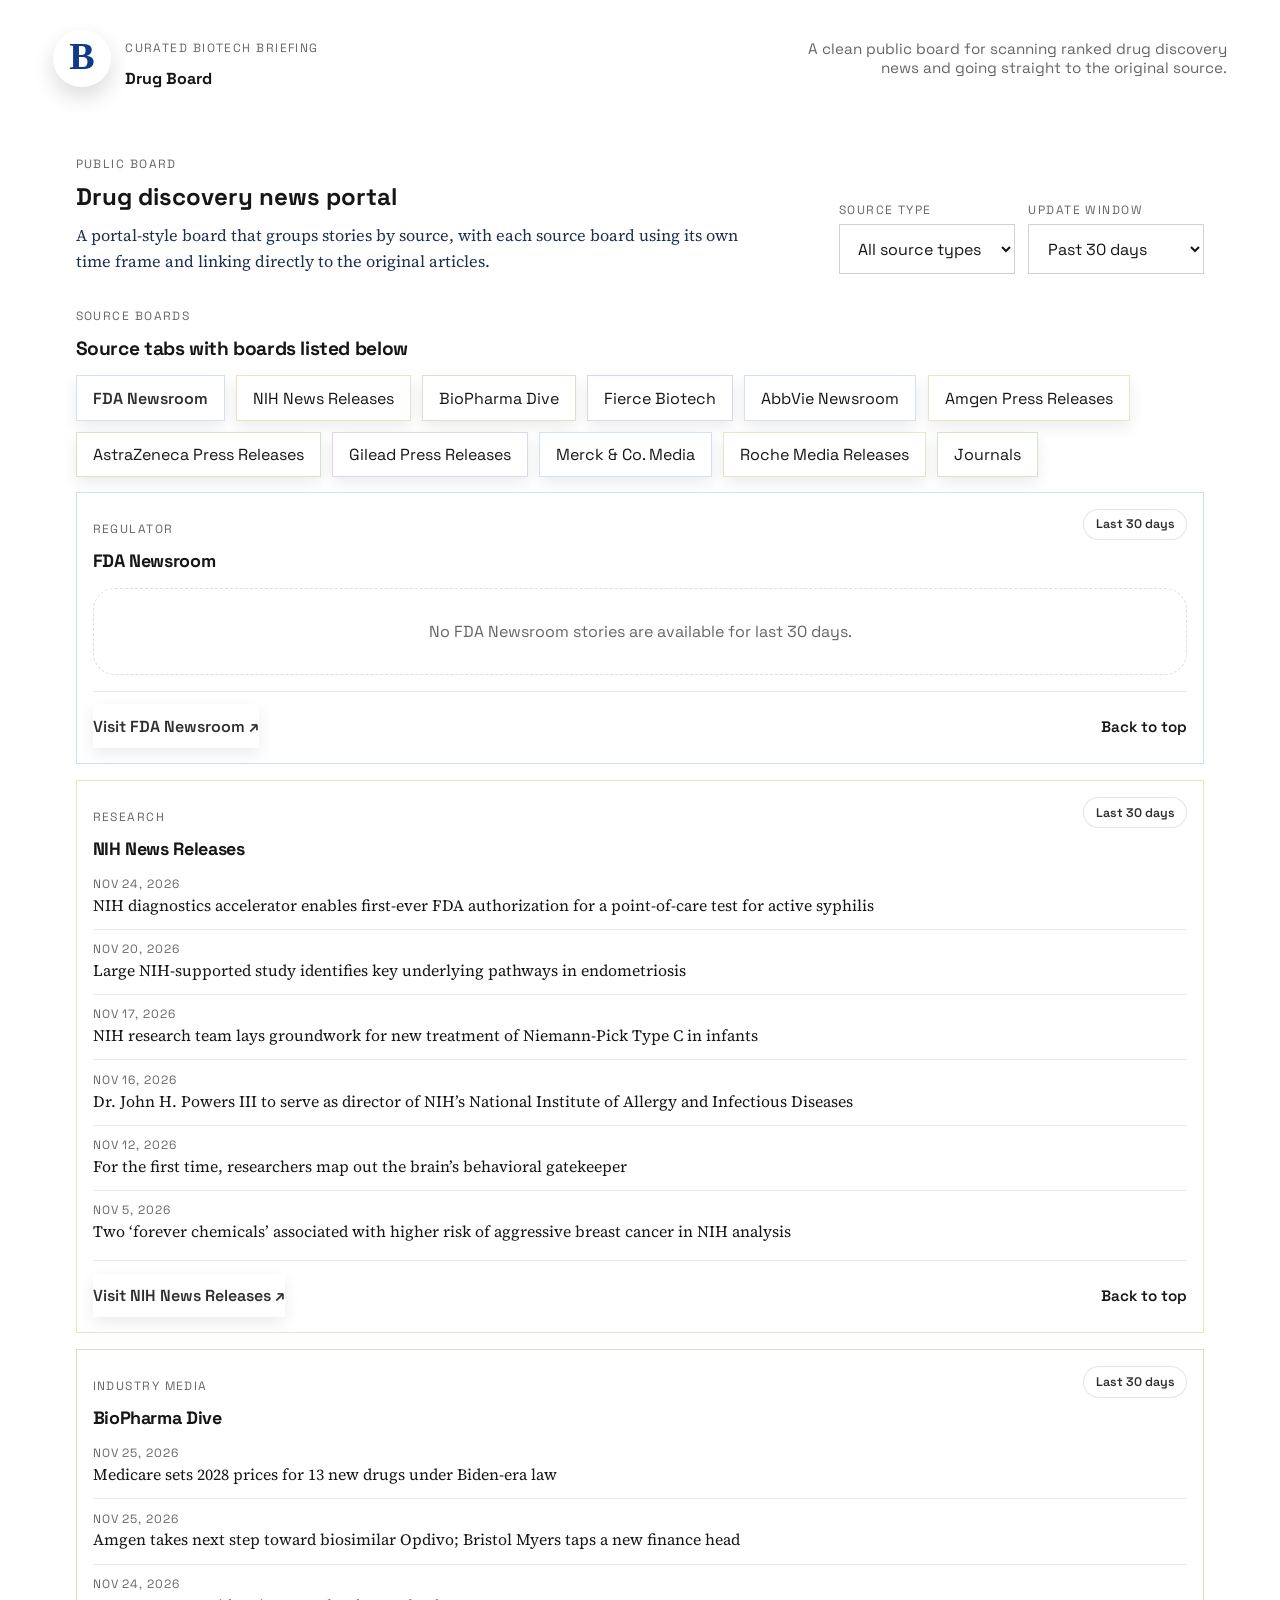
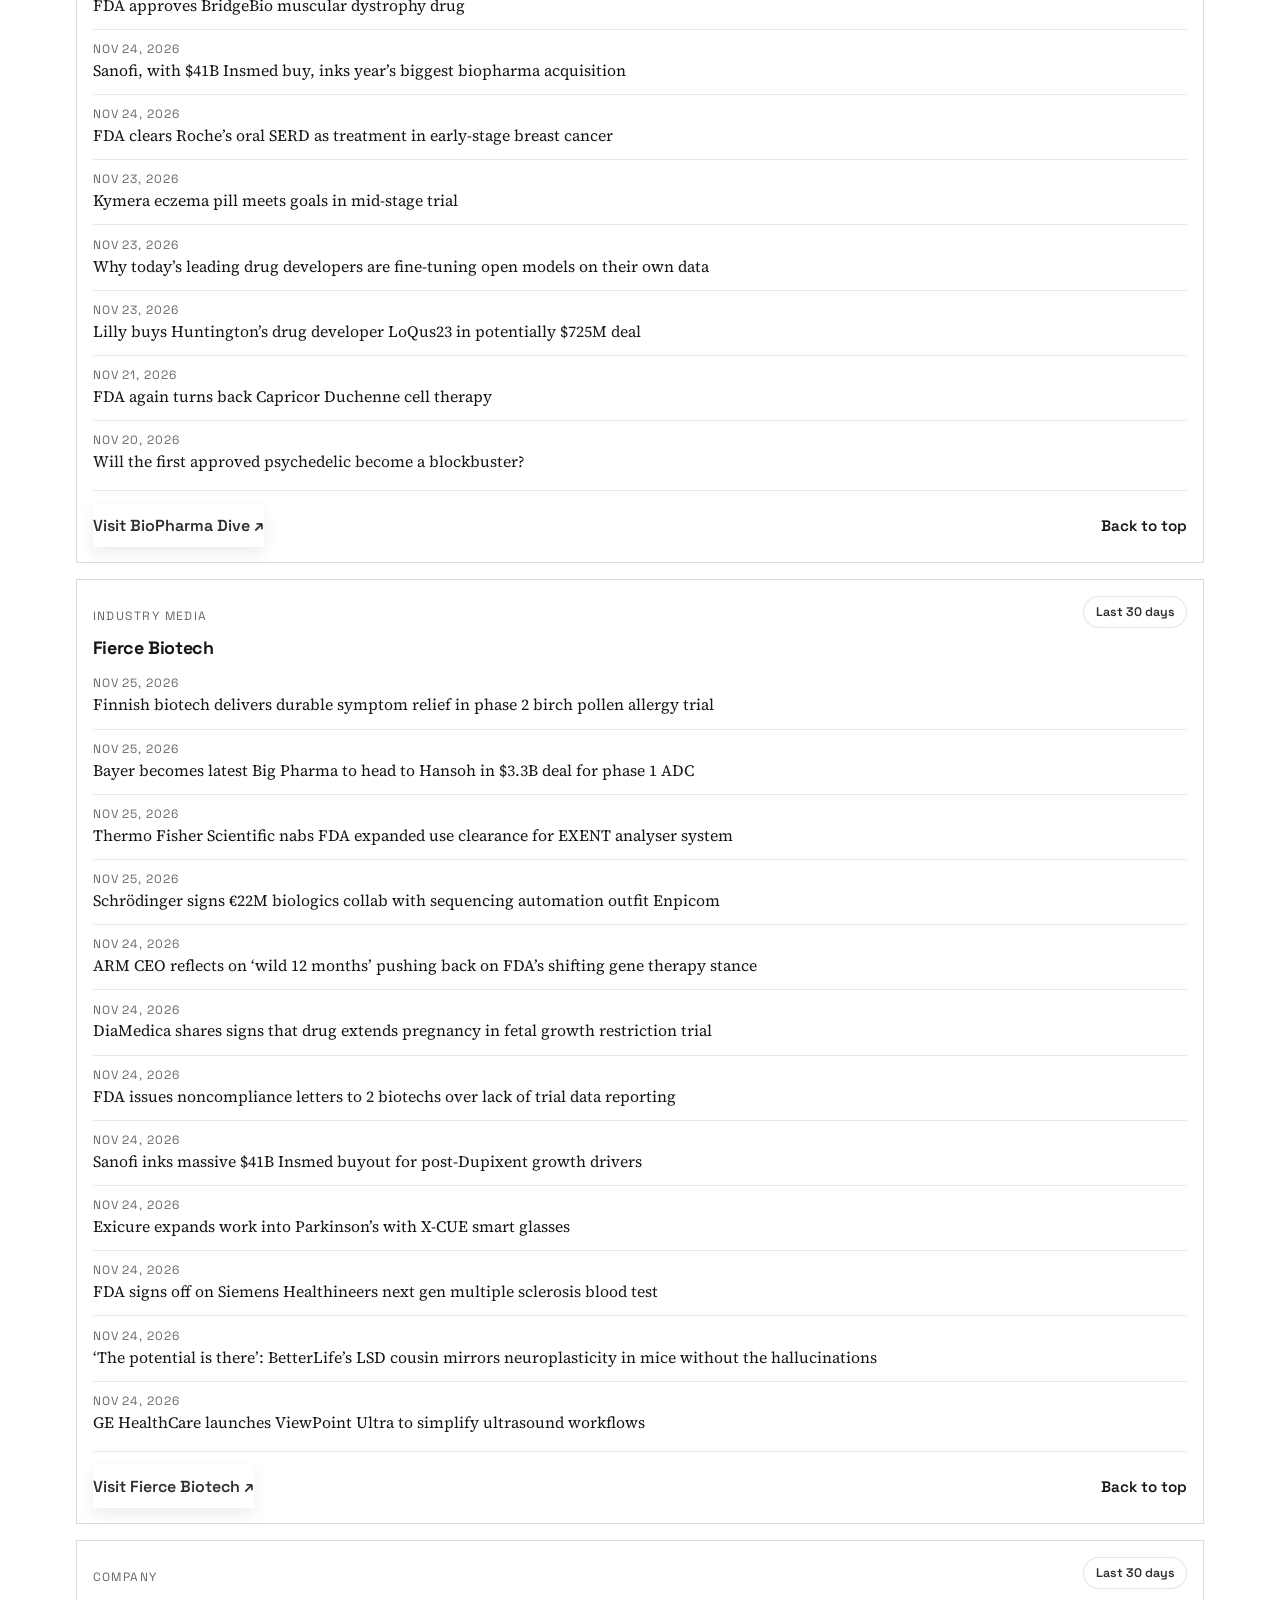
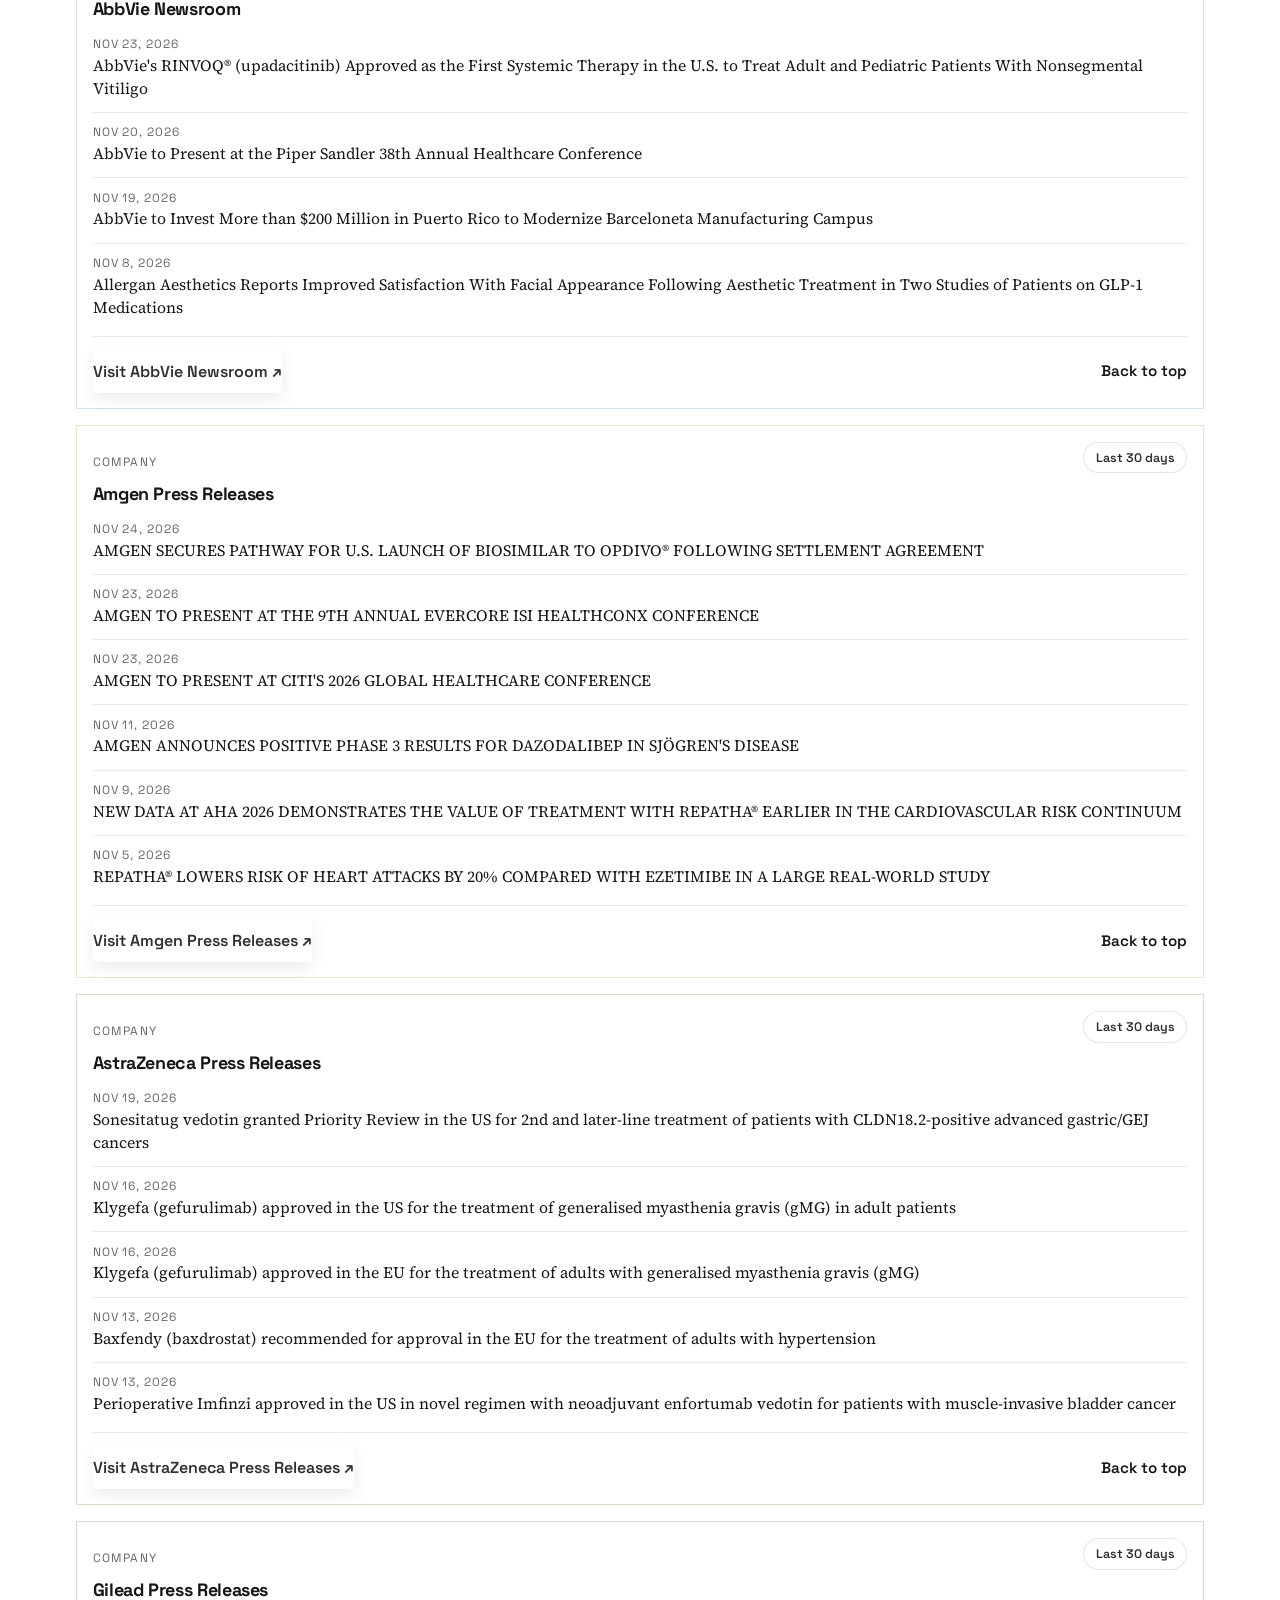
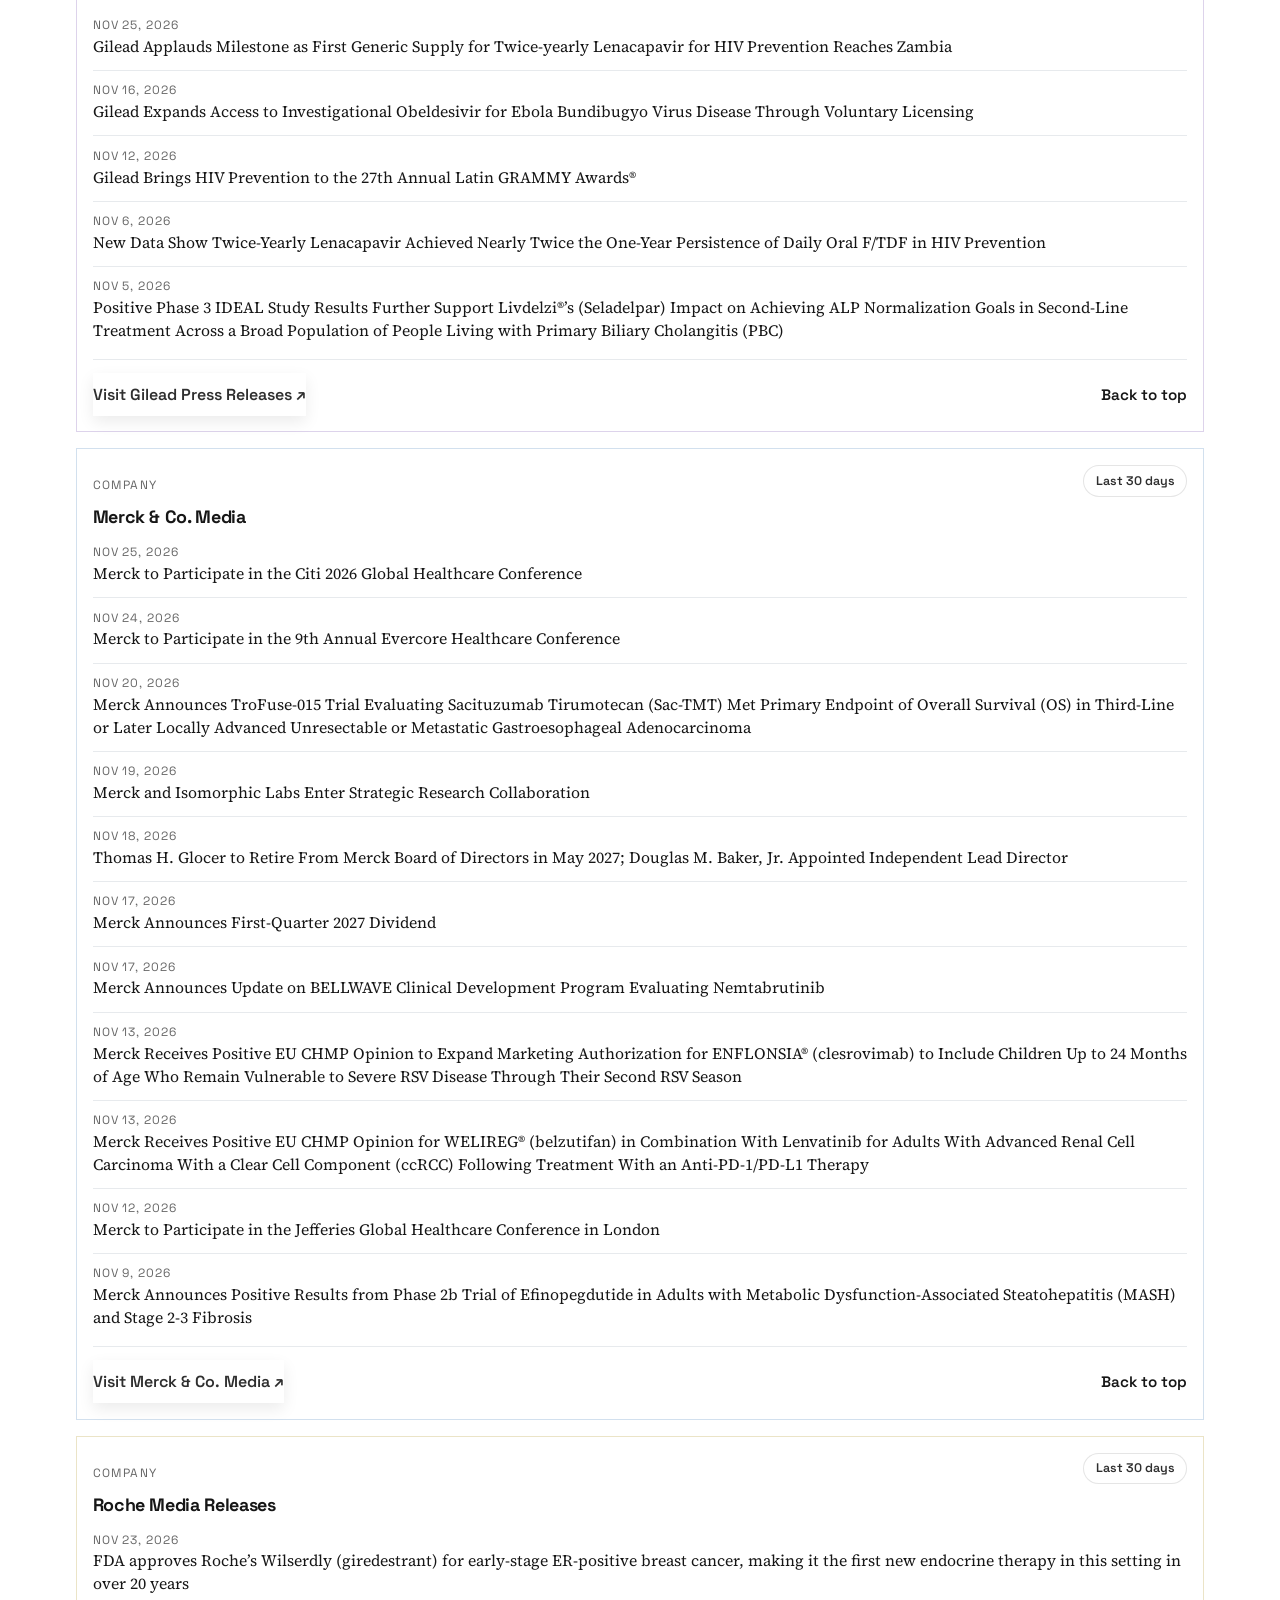
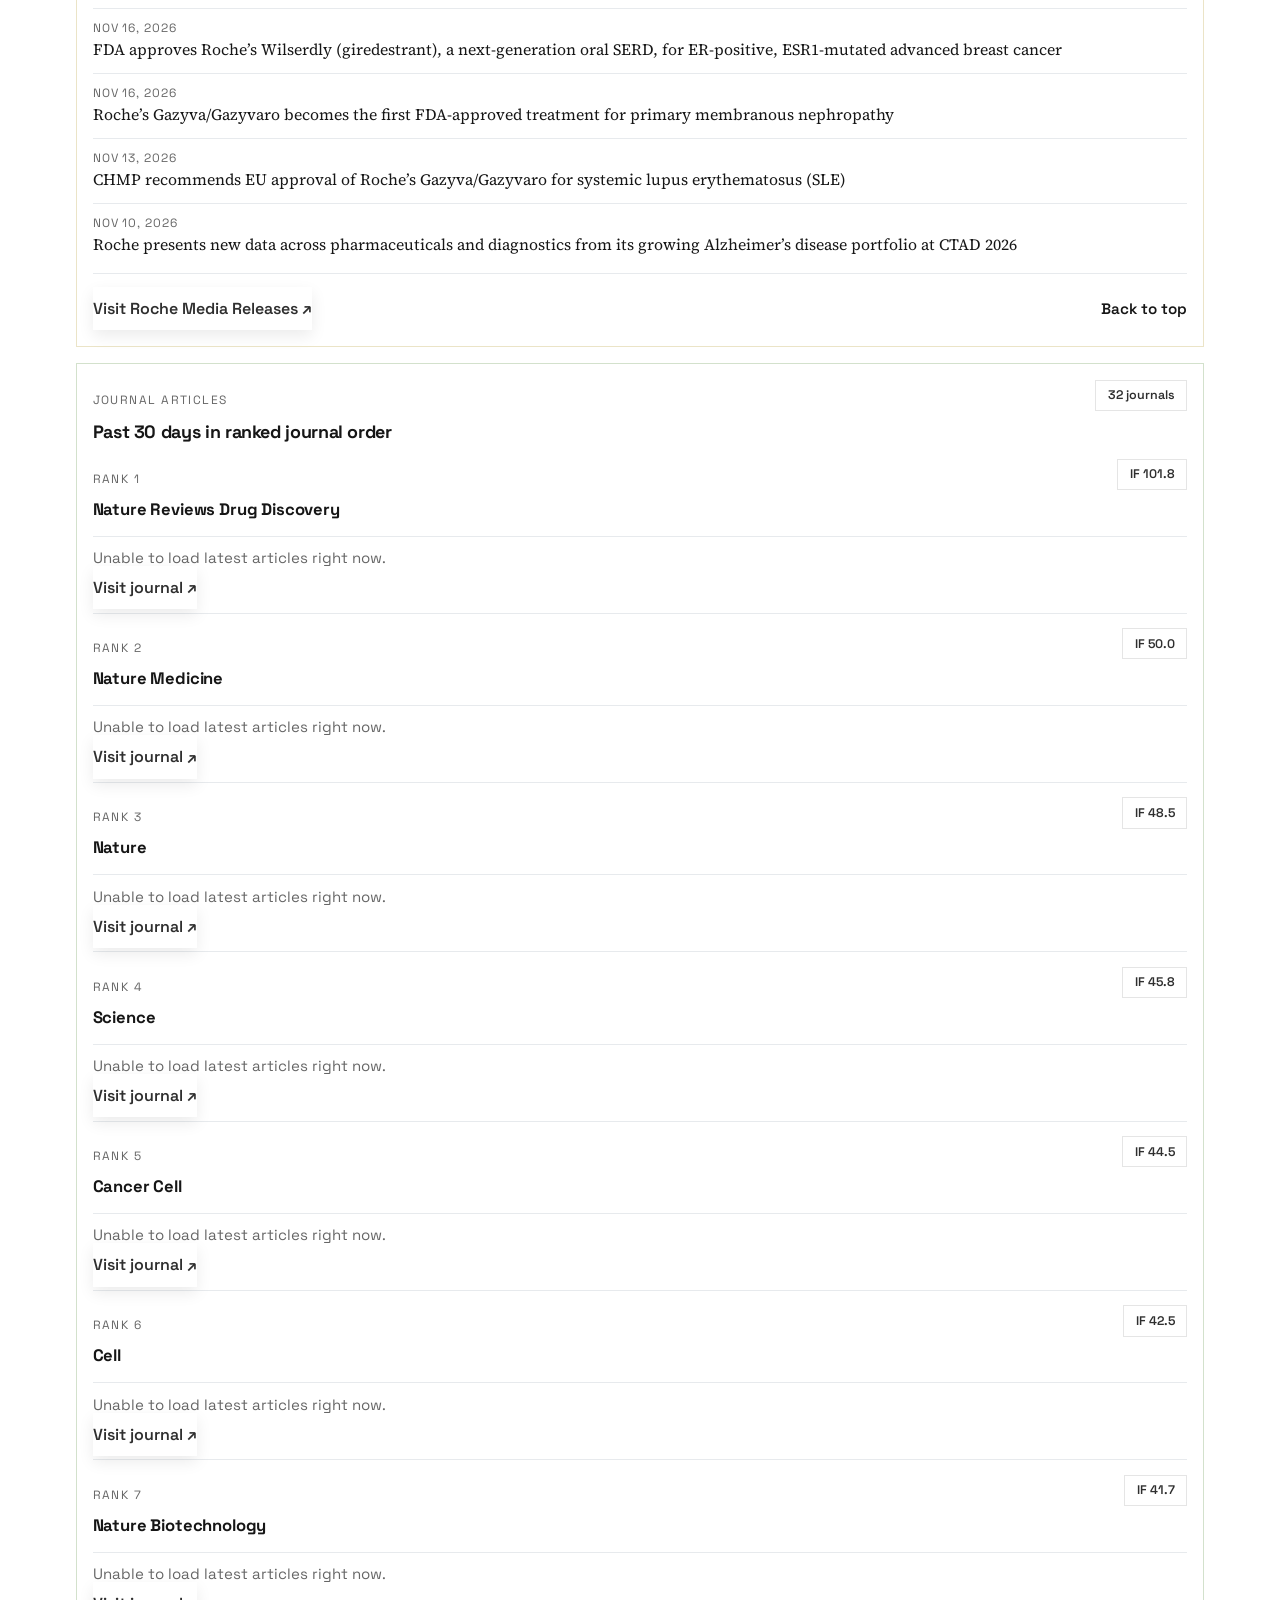
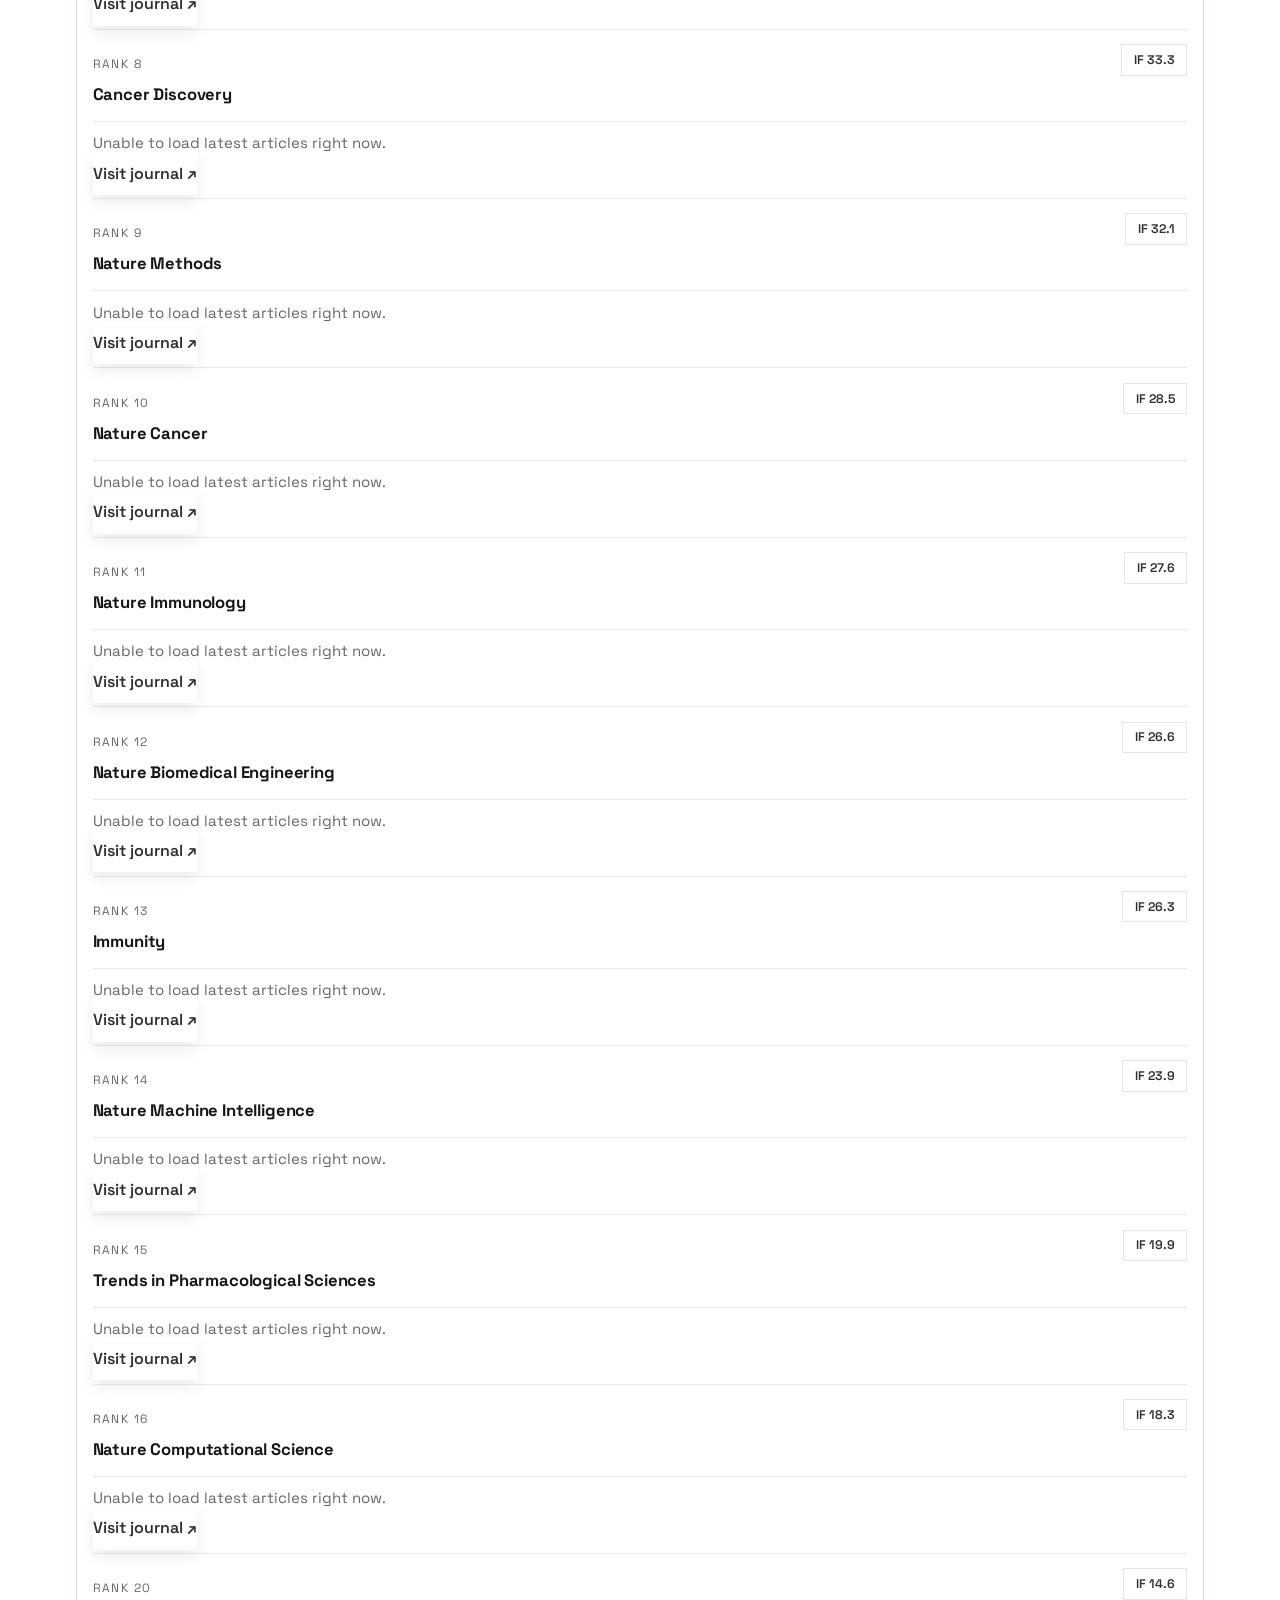
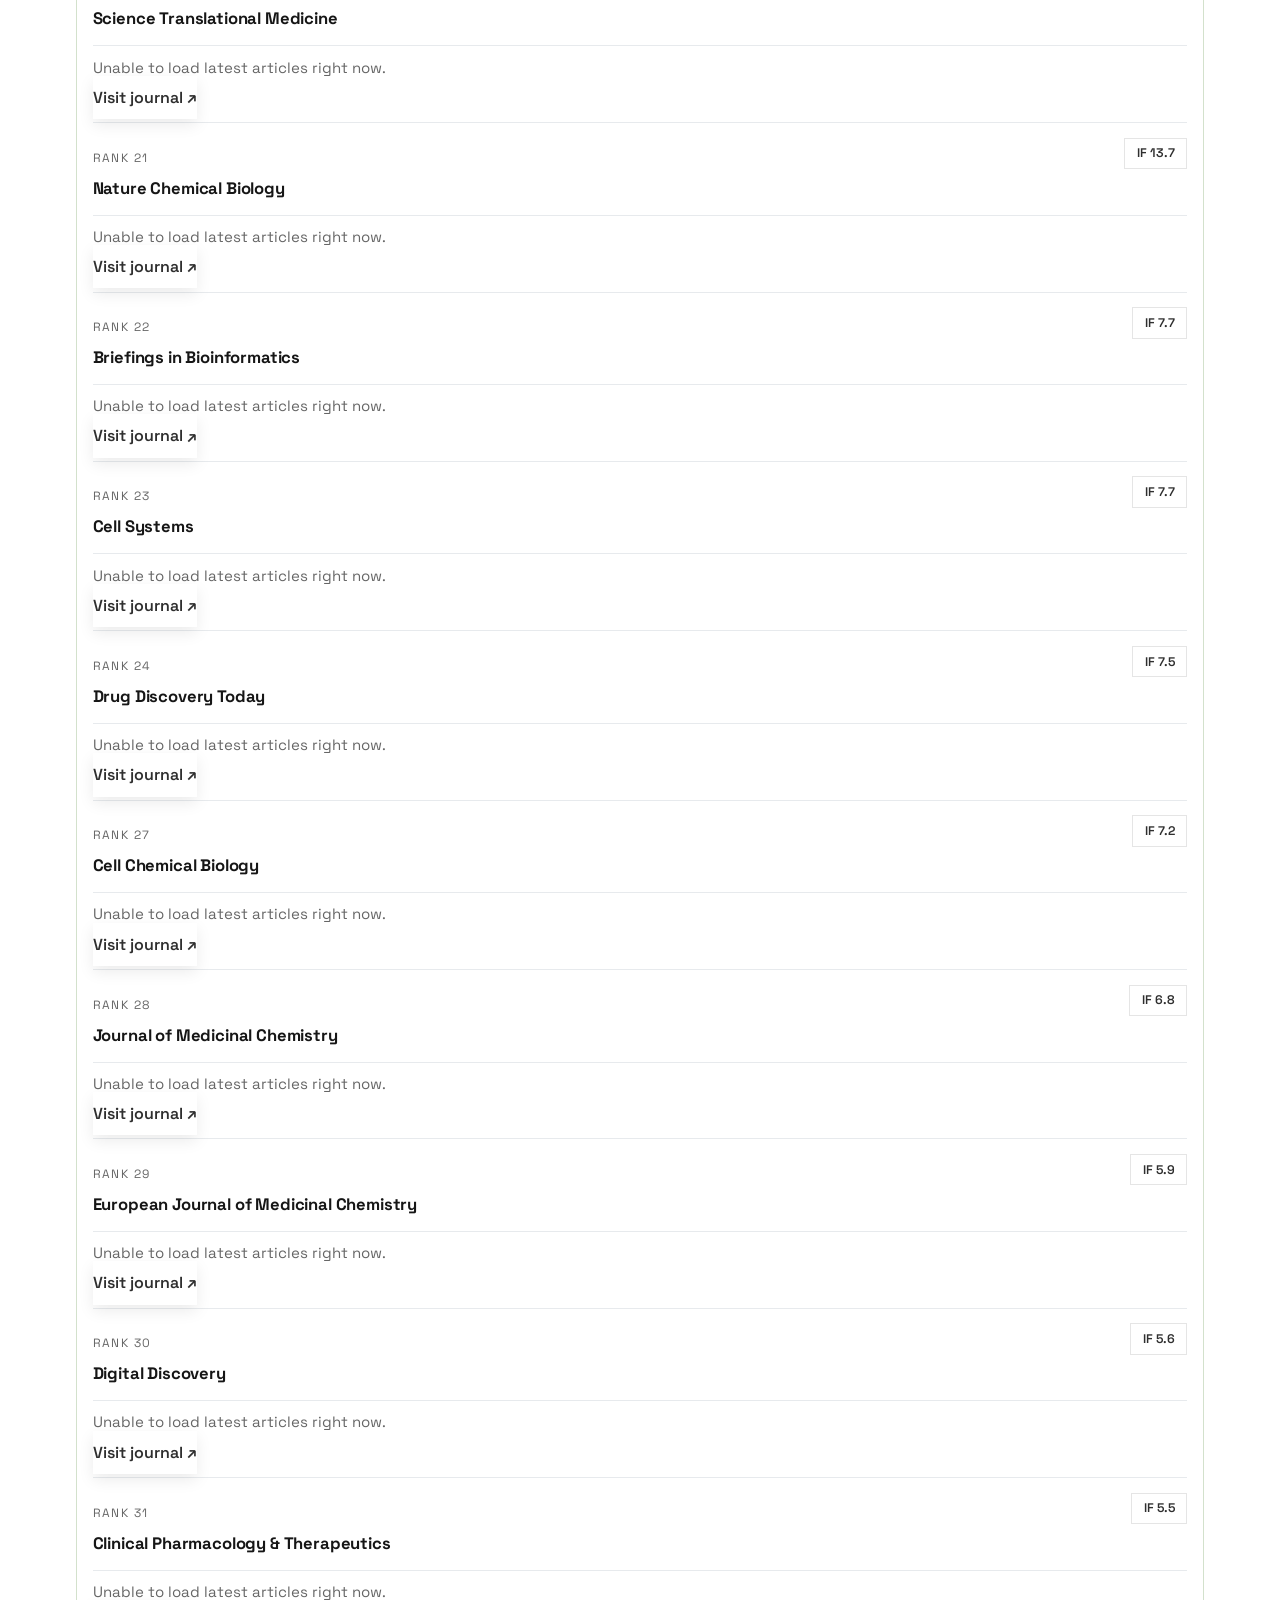
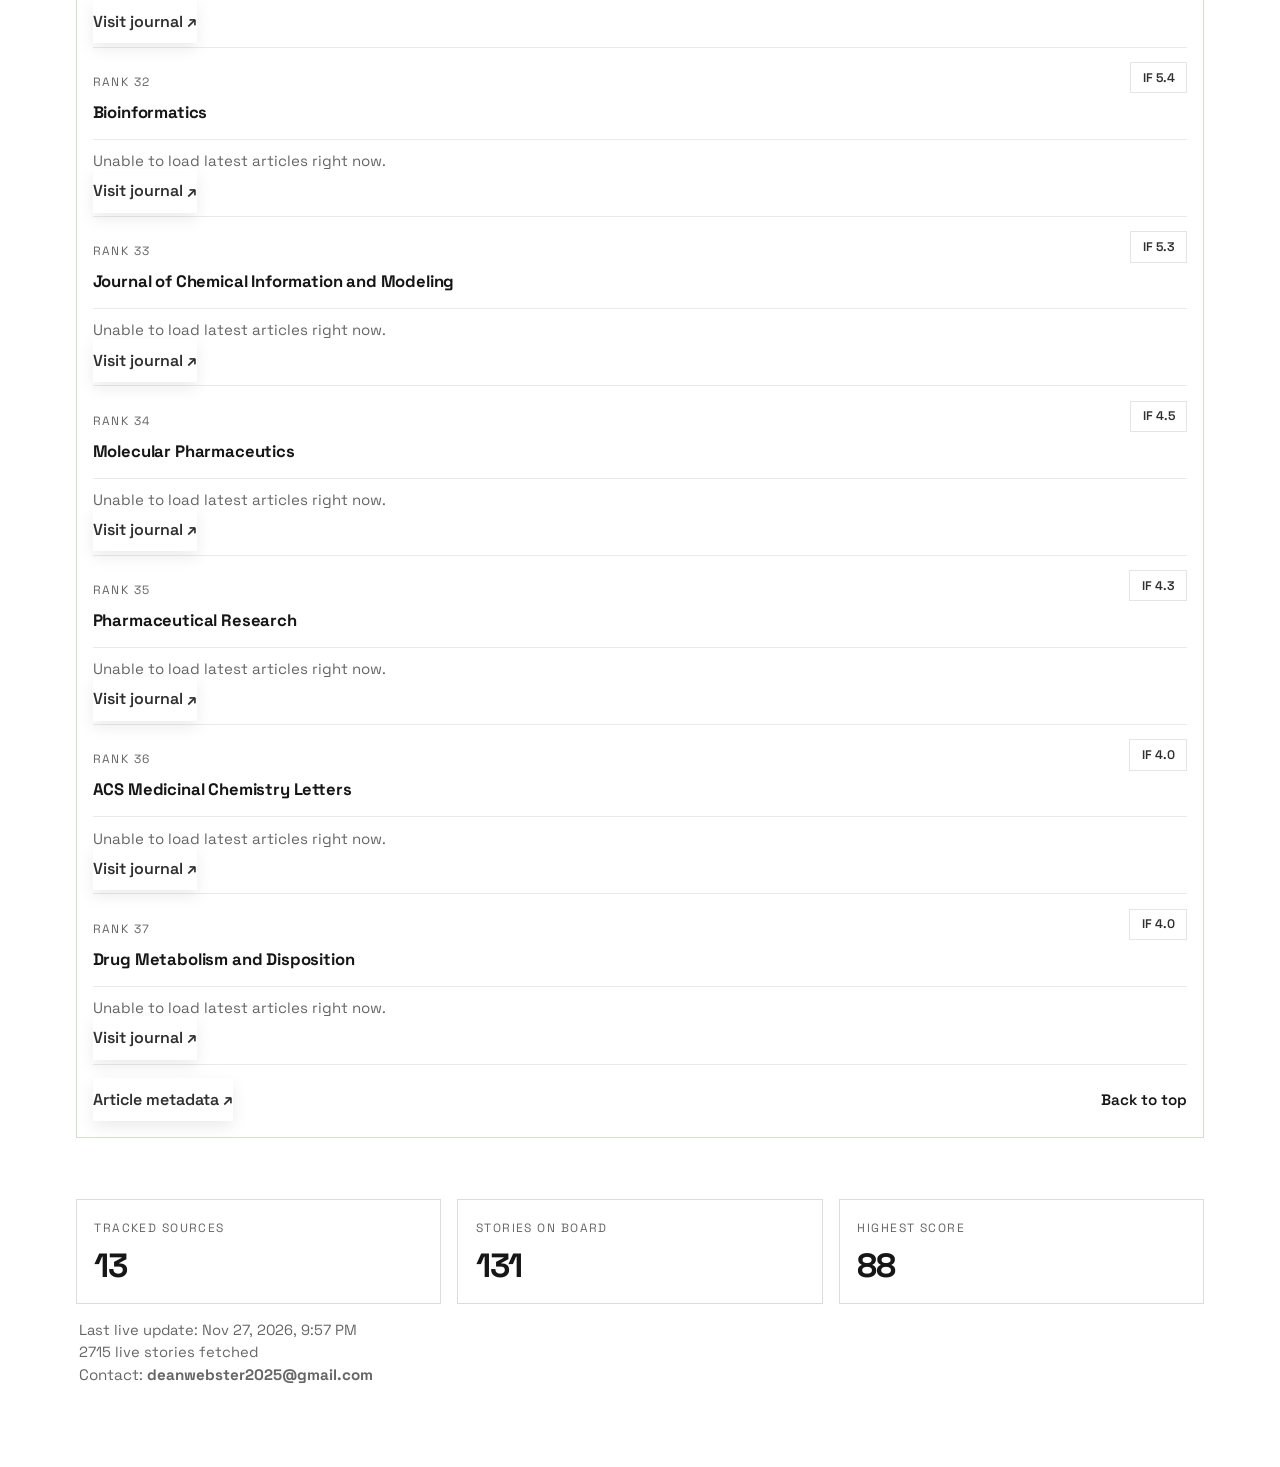
<file: board.html>
﻿<!DOCTYPE html>
<html lang="en">
<head>
  <meta charset="UTF-8">
  <meta name="viewport" content="width=device-width, initial-scale=1.0">
  <title>Drug Board | News Board</title>
  <link rel="icon" type="image/svg+xml" href="assets/favicon-b.svg">
  <link rel="preconnect" href="https://fonts.googleapis.com">
  <link rel="preconnect" href="https://fonts.gstatic.com" crossorigin>
  <link href="https://fonts.googleapis.com/css2?family=Space+Grotesk:wght@400;500;700&family=Source+Serif+4:wght@400;600&display=swap" rel="stylesheet">
  <link rel="stylesheet" href="styles.css?v=20260603-journal-tab-board">
</head>
<body data-page="board">
  <div class="background-orb orb-a"></div>
  <div class="background-orb orb-b"></div>

  <main class="app-shell">
    <header class="masthead">
      <div class="masthead-primary">
        <div class="brand-lockup">
          <div class="brand-mark">
            <img src="assets/logo-b.svg" alt="Drug Board logo">
          </div>
          <div>
            <p class="eyebrow">Curated biotech briefing</p>
            <p class="brand-name">Drug Board</p>
          </div>
        </div>

      </div>
      <div class="masthead-note">A clean public board for scanning ranked drug discovery news and going straight to the original source.</div>
    </header>

    <section class="panel board-panel">
      <div class="panel-heading board-heading">
        <div>
          <p class="section-label">Public board</p>
          <h2>Drug discovery news portal</h2>
          <p class="board-intro">
            A portal-style board that groups stories by source, with each source board using its own time frame and linking directly to the original articles.
          </p>
        </div>

        <div class="controls">
          <label class="control">
            <span>Source type</span>
            <select id="source-filter">
              <option value="all">All source types</option>
            </select>
          </label>
          <label class="control">
            <span>Update window</span>
            <select id="update-window">
              <option value="all">All dates</option>
              <option value="1">Yesterday only</option>
              <option value="3">Past 3 days</option>
              <option value="7">Past 7 days</option>
              <option value="30" selected>Past 30 days</option>
            </select>
          </label>
        </div>
      </div>

      <div class="portal-shell">
        <section class="portal-sources">
          <div class="portal-section-head">
            <p class="section-label">Source boards</p>
            <h3>Source tabs with boards listed below</h3>
          </div>
          <div class="portal-tabs" id="portal-tabs"></div>
          <div class="portal-tab-panels" id="portal-tab-panels"></div>
        </section>
      </div>
    </section>

    <section class="panel summary-panel">
      <div class="hero-metrics" id="hero-metrics">
        <article>
          <span class="metric-label">Tracked sources</span>
          <strong id="source-count">0</strong>
        </article>
        <article>
          <span class="metric-label">Stories on board</span>
          <strong id="story-count">0</strong>
        </article>
        <article>
          <span class="metric-label">Highest score</span>
          <strong id="top-score">0</strong>
        </article>
      </div>
      <div class="update-status-bar">
        <div class="update-status-copy">
          <span id="last-updated-label">Last live update: not available yet</span>
          <span id="update-item-count"></span>
          <span class="board-contact">Contact: <a href="mailto:deanwebster2025@gmail.com">deanwebster2025@gmail.com</a></span>
        </div>
      </div>
    </section>
  </main>

  <template id="portal-source-tab-template">
    <button class="portal-tab-button" type="button"></button>
  </template>

  <template id="portal-source-panel-template">
    <article class="portal-source-panel">
      <div class="portal-source-board-head">
        <div>
          <p class="section-label portal-source-type"></p>
          <h3 class="portal-source-name"></h3>
        </div>
        <span class="portal-window-badge"></span>
      </div>
      <ul class="portal-story-list"></ul>
      <div class="portal-board-footer">
        <a class="source-link portal-board-link" target="_blank" rel="noreferrer">Visit source</a>
        <button class="portal-back-top-button" type="button">Back to top</button>
      </div>
    </article>
  </template>

  <script src="app.js?v=20260615-four-group-single-journal-tab" defer></script>
</body>
</html>
</file>
<file: styles.css>
﻿:root {
  --bg: #d8d8d8;
  --bg-alt: #eeeeee;
  --ink: #161616;
  --muted: #666666;
  --panel: rgba(242, 242, 242, 0.88);
  --line: rgba(22, 22, 22, 0.14);
  --accent: #2f2f2f;
  --accent-soft: rgba(47, 47, 47, 0.12);
  --warm: #3a3a3a;
  --shadow: 0 24px 60px rgba(0, 0, 0, 0.14);
}

* {
  box-sizing: border-box;
}

html {
  scroll-behavior: smooth;
}

body {
  margin: 0;
  min-height: 100vh;
  color: var(--ink);
  background:
    radial-gradient(circle at top left, rgba(120, 120, 120, 0.16), transparent 30%),
    linear-gradient(180deg, #f1f1f1 0%, #e3e3e3 45%, #d6d6d6 100%);
  font-family: "Space Grotesk", sans-serif;
  position: relative;
  overflow-x: hidden;
}

.background-orb {
  position: fixed;
  width: 34rem;
  height: 34rem;
  border-radius: 999px;
  filter: blur(48px);
  opacity: 0.55;
  pointer-events: none;
  z-index: 0;
}

.orb-a {
  top: -10rem;
  right: -10rem;
  background: rgba(110, 110, 110, 0.18);
}

.orb-b {
  left: -8rem;
  bottom: -10rem;
  background: rgba(90, 90, 90, 0.16);
}

.app-shell {
  width: min(1180px, calc(100% - 2rem));
  margin: 0 auto;
  padding: 1.4rem 0 4rem;
  position: relative;
  z-index: 1;
}

.masthead {
  display: flex;
  align-items: center;
  justify-content: space-between;
  gap: 1rem;
  margin-bottom: 1rem;
  padding: 0.35rem 0.2rem;
}

.masthead-primary {
  display: flex;
  align-items: center;
  gap: 1rem;
  flex-wrap: wrap;
}

.brand-lockup {
  display: flex;
  align-items: center;
  gap: 0.9rem;
}

.brand-mark {
  width: 3.6rem;
  height: 3.6rem;
  display: grid;
  place-items: center;
  border-radius: 999px;
  box-shadow: 0 14px 28px rgba(0, 0, 0, 0.12);
  overflow: hidden;
}

.brand-mark img {
  width: 100%;
  height: 100%;
  display: block;
}

.brand-name {
  margin: 0.2rem 0 0;
  font-size: 1rem;
  font-weight: 700;
  color: var(--ink);
}

.page-switcher {
  display: flex;
  gap: 0.65rem;
  flex-wrap: wrap;
}

.public-board-badge {
  display: inline-flex;
  align-items: center;
  padding: 0.72rem 1rem;
  border-radius: 999px;
  border: 1px solid rgba(40, 40, 40, 0.16);
  background: rgba(255, 255, 255, 0.7);
  color: var(--accent);
  font-size: 0.92rem;
  font-weight: 600;
}

.page-link {
  display: inline-flex;
  align-items: center;
  padding: 0.7rem 0.95rem;
  border-radius: 999px;
  border: 1px solid rgba(40, 40, 40, 0.16);
  background: rgba(255, 255, 255, 0.7);
  color: var(--ink);
  text-decoration: none;
  font-size: 0.92rem;
  transition: transform 160ms ease, background 160ms ease, border-color 160ms ease;
}

.page-link:hover {
  transform: translateY(-1px);
  color: var(--accent);
}

.page-link.active {
  background: rgba(47, 47, 47, 0.1);
  border-color: rgba(47, 47, 47, 0.18);
  color: var(--accent);
  font-weight: 600;
}

.masthead-note {
  max-width: 28rem;
  text-align: right;
  color: var(--muted);
  font-size: 0.95rem;
}

.panel {
  border: 1px solid var(--line);
  background: linear-gradient(180deg, rgba(248, 248, 248, 0.95), rgba(233, 233, 233, 0.88));
  backdrop-filter: blur(18px);
  box-shadow: var(--shadow);
}

.eyebrow,
.section-label,
.metric-label,
.news-meta,
.score-breakdown,
.control span {
  text-transform: uppercase;
  letter-spacing: 0.12em;
  font-size: 0.75rem;
  color: var(--muted);
}

.panel h2,
.sidebar-card h3,
.news-headline {
  margin: 0;
  line-height: 1.05;
}

.strategy-grid p,
.sidebar-card p,
.news-summary {
  font-family: "Source Serif 4", serif;
  font-size: 1.08rem;
  line-height: 1.65;
  color: #2b2b2b;
}

.hero-metrics {
  display: grid;
  grid-template-columns: repeat(3, minmax(0, 1fr));
  gap: 1rem;
}

.hero-metrics article,
.strategy-grid article,
.sidebar-card,
.news-card {
  border: 1px solid rgba(40, 40, 40, 0.16);
  background: rgba(255, 255, 255, 0.66);
}

.hero-metrics article {
  border-radius: 0;
  padding: 1rem 1.1rem;
}

.hero-metrics strong {
  display: block;
  margin-top: 0.4rem;
  font-size: 2.1rem;
  letter-spacing: -0.03em;
}

.panel {
  margin-top: 1.5rem;
  border-radius: 28px;
  padding: 1.6rem;
  animation: rise-in 0.7s ease-out both;
  animation-delay: 0.08s;
}

.summary-panel {
  padding-top: 1.2rem;
  padding-bottom: 1.2rem;
}

.update-status-bar {
  display: flex;
  justify-content: space-between;
  gap: 1rem;
  margin-top: 1rem;
  padding: 0.1rem 0.2rem 0;
  color: var(--muted);
  font-size: 0.92rem;
}

.update-status-copy {
  display: grid;
  gap: 0.25rem;
}

.update-status-actions {
  display: flex;
  align-items: center;
  justify-content: flex-end;
  flex-wrap: wrap;
  gap: 0.8rem;
}

.update-now-button {
  min-width: 8.5rem;
}

.update-now-button:disabled {
  cursor: wait;
  opacity: 0.72;
  transform: none;
}

.update-now-status {
  margin: 0;
  min-height: 0;
  text-align: right;
}

.panel-heading,
.board-heading {
  display: flex;
  align-items: end;
  justify-content: space-between;
  gap: 1rem;
}

.strategy-grid {
  margin-top: 1rem;
  display: grid;
  grid-template-columns: repeat(3, minmax(0, 1fr));
  gap: 1rem;
}

.board-intro {
  max-width: 42rem;
  margin: 0.8rem 0 0;
  font-family: "Source Serif 4", serif;
  font-size: 1.02rem;
  line-height: 1.6;
  color: #1c304d;
}

.portal-shell {
  margin-top: 1.35rem;
  display: grid;
  gap: 1.1rem;
}

.portal-section-head h3 {
  margin: 0.15rem 0 0;
  font-size: 1.2rem;
  letter-spacing: -0.02em;
}

.portal-sources {
  display: grid;
  gap: 0.9rem;
}

.portal-tabs {
  display: flex;
  flex-wrap: wrap;
  gap: 0.7rem;
}

.portal-tab-button {
  display: inline-flex;
  align-items: center;
  padding: 0.7rem 1rem;
  border-radius: 0;
  border: 1px solid rgba(40, 40, 40, 0.16);
  background: linear-gradient(180deg, #edf6ff 0%, #dbeeff 100%);
  color: var(--ink);
  font: inherit;
  cursor: pointer;
  transition: transform 160ms ease, background 160ms ease, border-color 160ms ease;
  box-shadow: 0 6px 16px rgba(0, 0, 0, 0.08);
}

.portal-tab-button:hover {
  transform: translateY(-2px);
  color: var(--accent);
  box-shadow: 0 8px 18px rgba(0, 0, 0, 0.1);
}

.portal-tab-button.active {
  background: linear-gradient(180deg, #dcecff 0%, #c8e0ff 100%);
  border-color: rgba(92, 142, 196, 0.35);
  color: var(--accent);
  font-weight: 600;
}

.portal-tab-button:nth-child(4n + 1) {
  background: linear-gradient(180deg, #edf6ff 0%, #dbeeff 100%);
  border-color: rgba(148, 181, 214, 0.4);
}

.portal-tab-button:nth-child(4n + 2) {
  background: linear-gradient(180deg, #fff7dd 0%, #f9edbf 100%);
  border-color: rgba(208, 190, 122, 0.42);
}

.portal-tab-button:nth-child(4n + 3) {
  background: linear-gradient(180deg, #eef8e7 0%, #dbeccd 100%);
  border-color: rgba(151, 183, 133, 0.4);
}

.portal-tab-button:nth-child(4n + 4) {
  background: linear-gradient(180deg, #f7ecff 0%, #ead6fb 100%);
  border-color: rgba(175, 150, 208, 0.4);
}

.portal-tab-button:nth-child(4n + 2).active {
  background: linear-gradient(180deg, #fef0be 0%, #f4e29a 100%);
}

.portal-tab-button:nth-child(4n + 3).active {
  background: linear-gradient(180deg, #deefcf 0%, #c9dfb6 100%);
}

.portal-tab-button:nth-child(4n + 4).active {
  background: linear-gradient(180deg, #eddcff 0%, #dec3fb 100%);
}

.portal-tab-panels {
  display: grid;
  gap: 1rem;
}

.portal-source-panel {
  border: 1px solid rgba(40, 40, 40, 0.16);
  background: linear-gradient(180deg, #f7fbff 0%, #eef6ff 100%);
  border-radius: 0;
  padding: 1rem 1rem 0.95rem;
  box-shadow: 0 10px 24px rgba(0, 0, 0, 0.08);
}

.portal-source-panel:nth-child(4n + 1) {
  background: linear-gradient(180deg, #f7fbff 0%, #eef6ff 100%);
  border-color: rgba(148, 181, 214, 0.42);
}

.portal-source-panel:nth-child(4n + 2) {
  background: linear-gradient(180deg, #fffbee 0%, #fff3d6 100%);
  border-color: rgba(208, 190, 122, 0.42);
}

.portal-source-panel:nth-child(4n + 3) {
  background: linear-gradient(180deg, #f5fbef 0%, #e8f4dd 100%);
  border-color: rgba(151, 183, 133, 0.42);
}

.portal-source-panel:nth-child(4n + 4) {
  background: linear-gradient(180deg, #fbf7ff 0%, #f0e7fb 100%);
  border-color: rgba(175, 150, 208, 0.42);
}

.portal-source-board-head {
  display: flex;
  align-items: flex-start;
  justify-content: space-between;
  gap: 0.8rem;
}

.portal-source-board-head h3 {
  margin: 0.15rem 0 0;
  font-size: 1.12rem;
  letter-spacing: -0.02em;
}

.portal-window-badge {
  flex-shrink: 0;
  display: inline-flex;
  align-items: center;
  padding: 0.42rem 0.72rem;
  border-radius: 999px;
  background: rgba(70, 70, 70, 0.08);
  border: 1px solid rgba(70, 70, 70, 0.14);
  color: var(--accent);
  font-size: 0.78rem;
  font-weight: 600;
}

.portal-story-list {
  list-style: none;
  margin: 1rem 0 0;
  padding: 0;
  display: grid;
  gap: 0.7rem;
}


.journal-source-panel .portal-window-badge {
  border-radius: 0;
  background: rgba(255, 255, 255, 0.62);
}

.journal-group-list {
  display: grid;
  gap: 0.9rem;
  margin-top: 1rem;
}

.journal-group {
  border-top: 1px solid rgba(28, 48, 77, 0.1);
  padding-top: 0.9rem;
}

.journal-group:first-child {
  border-top: 0;
  padding-top: 0;
}

.journal-group-head h4 {
  margin: 0.15rem 0 0;
  font-size: 1.04rem;
  letter-spacing: -0.01em;
}

.journal-group-footer {
  margin-top: 0.65rem;
}

.journal-story-status {
  border-top: 1px solid rgba(28, 48, 77, 0.1);
  color: var(--muted);
  font-size: 0.94rem;
  list-style: none;
  padding-top: 0.7rem;
}
.workspace-tab-panels {
  display: grid;
  gap: 1rem;
}

.workspace-source-panel {
  padding-bottom: 1.1rem;
}

.workspace-source-stories {
  margin-top: 1rem;
  display: grid;
  gap: 1rem;
}

body[data-page="workspace"] .workspace-source-panel:nth-child(4n + 1) {
  background: linear-gradient(180deg, #f7fbff 0%, #eef6ff 100%);
  border-color: rgba(148, 181, 214, 0.42);
}

body[data-page="workspace"] .workspace-source-panel:nth-child(4n + 2) {
  background: linear-gradient(180deg, #fffbee 0%, #fff3d6 100%);
  border-color: rgba(208, 190, 122, 0.42);
}

body[data-page="workspace"] .workspace-source-panel:nth-child(4n + 3) {
  background: linear-gradient(180deg, #f5fbef 0%, #e8f4dd 100%);
  border-color: rgba(151, 183, 133, 0.42);
}

body[data-page="workspace"] .workspace-source-panel:nth-child(4n + 4) {
  background: linear-gradient(180deg, #fbf7ff 0%, #f0e7fb 100%);
  border-color: rgba(175, 150, 208, 0.42);
}

.portal-story-item {
  display: grid;
  gap: 0.18rem;
  padding-top: 0.7rem;
  border-top: 1px solid rgba(28, 48, 77, 0.1);
}

.portal-story-item:first-child {
  border-top: 0;
  padding-top: 0;
}

.portal-story-date {
  color: var(--muted);
  font-size: 0.75rem;
  text-transform: uppercase;
  letter-spacing: 0.08em;
}

.portal-story-link {
  color: var(--ink);
  text-decoration: none;
  font-family: "Source Serif 4", serif;
  font-size: 0.99rem;
  line-height: 1.45;
}

.portal-story-link:hover {
  color: var(--accent);
}

.portal-board-footer {
  margin-top: 1rem;
  padding-top: 0.8rem;
  border-top: 1px solid rgba(28, 48, 77, 0.1);
  display: flex;
  align-items: center;
  justify-content: space-between;
  gap: 1rem;
}

.portal-back-top-button {
  appearance: none;
  border: 0;
  background: transparent;
  color: var(--ink);
  cursor: pointer;
  font: 600 0.95rem/1 "Space Grotesk", sans-serif;
  padding: 0;
}

.portal-back-top-button:hover {
  text-decoration: underline;
}

.strategy-grid article,
.sidebar-card,
.news-card {
  border-radius: 22px;
  padding: 1.2rem;
}

.strategy-grid h3,
.sidebar-card h3 {
  margin-top: 0.15rem;
  margin-bottom: 0.55rem;
  font-size: 1.15rem;
  letter-spacing: -0.02em;
}

.controls {
  display: flex;
  flex-wrap: wrap;
  gap: 0.85rem;
}

.studio-layout {
  margin-top: 1.2rem;
  display: grid;
  grid-template-columns: minmax(320px, 0.9fr) minmax(0, 1.1fr);
  gap: 1rem;
}

.studio-card {
  border: 1px solid rgba(28, 48, 77, 0.16);
  background: rgba(247, 250, 255, 0.68);
  border-radius: 22px;
  padding: 1.2rem;
}

.studio-card-heading,
.output-header {
  display: flex;
  align-items: start;
  justify-content: space-between;
  gap: 1rem;
}

.output-actions {
  display: flex;
  flex-wrap: wrap;
  gap: 0.65rem;
  justify-content: flex-end;
}

.generator-controls,
.generator-actions {
  display: flex;
  flex-wrap: wrap;
  gap: 0.85rem;
  margin-top: 1rem;
}

.selection-toolbar {
  display: flex;
  align-items: center;
  flex-wrap: wrap;
  gap: 0.75rem;
  margin-top: 1rem;
}

.selection-status {
  color: var(--muted);
  font-size: 0.92rem;
}

.annotation-instructions {
  margin-top: 1rem;
  padding: 1rem;
  border-radius: 18px;
  border: 1px solid rgba(28, 48, 77, 0.14);
  background: rgba(255, 255, 255, 0.7);
}

.annotation-instructions p {
  margin: 0.25rem 0;
  color: #1c304d;
}

.primary-button,
.action-button,
.tab-button {
  border: 1px solid rgba(28, 48, 77, 0.16);
  border-radius: 999px;
  padding: 0.8rem 1rem;
  font: inherit;
  cursor: pointer;
  transition: transform 160ms ease, background 160ms ease, border-color 160ms ease;
}

.primary-button {
  background: linear-gradient(135deg, #173b73 0%, #1e40af 100%);
  color: #f5f8ff;
  border-color: rgba(30, 64, 175, 0.22);
  font-weight: 600;
}

.action-button,
.tab-button {
  background: rgba(255, 255, 255, 0.78);
  color: var(--ink);
}

.ghost-button {
  background: rgba(255, 255, 255, 0.5);
}

.primary-button:hover,
.action-button:hover,
.tab-button:hover {
  transform: translateY(-1px);
}

.output-tabs {
  display: flex;
  gap: 0.65rem;
  margin-bottom: 1rem;
}

.tab-button.active {
  background: rgba(30, 64, 175, 0.12);
  color: var(--accent);
  border-color: rgba(30, 64, 175, 0.2);
  font-weight: 600;
}

.output-panel {
  display: none;
}

.output-panel.active {
  display: block;
}

.output-text {
  width: 100%;
  min-height: 28rem;
  margin-top: 1rem;
  border: 1px solid rgba(28, 48, 77, 0.16);
  border-radius: 18px;
  padding: 1rem;
  resize: vertical;
  background: rgba(255, 255, 255, 0.82);
  color: var(--ink);
  font: 0.95rem/1.6 "Source Serif 4", serif;
}

.board-outputs-card {
  margin-top: 1.2rem;
}

.platform-note {
  margin: 1rem 0 0;
  color: var(--muted);
  font-size: 0.92rem;
  line-height: 1.55;
}

.platform-status {
  min-height: 1.4rem;
  margin: 1rem 0 0;
  color: var(--accent);
  font-size: 0.92rem;
}

.control {
  display: grid;
  gap: 0.35rem;
}

body[data-page="workspace"] .workspace-board-panel .board-intro {
  max-width: 54rem;
}

body[data-page="workspace"] .workspace-board-panel .controls {
  align-items: end;
}

.control select {
  min-width: 11rem;
  border: 1px solid rgba(28, 48, 77, 0.22);
  border-radius: 14px;
  padding: 0.8rem 0.9rem;
  background: rgba(255, 255, 255, 0.88);
  font: inherit;
  color: var(--ink);
  box-shadow: inset 0 1px 0 rgba(255, 255, 255, 0.6);
}

.control input {
  min-width: 16rem;
  border: 1px solid rgba(28, 48, 77, 0.22);
  border-radius: 14px;
  padding: 0.8rem 0.9rem;
  background: rgba(255, 255, 255, 0.88);
  font: inherit;
  color: var(--ink);
}

.source-manager {
  margin-top: 1rem;
  display: grid;
  gap: 0.8rem;
  padding-top: 1rem;
  border-top: 1px solid rgba(28, 48, 77, 0.12);
}

.source-input-control,
.source-input-control input {
  width: 100%;
}

.board-layout {
  margin-top: 1.25rem;
  display: block;
}

.news-list,
.sidebar,
.info-grid {
  display: grid;
  gap: 1rem;
}

.info-grid {
  grid-template-columns: repeat(2, minmax(0, 1fr));
}

.news-card {
  display: grid;
  gap: 1rem;
  transition: transform 180ms ease, box-shadow 180ms ease;
  position: relative;
}

body[data-page="workspace"] .news-card {
  border: 1px solid rgba(28, 48, 77, 0.14);
  background: rgba(255, 255, 255, 0.86);
}

.selectable-copy {
  display: grid;
  gap: 0.75rem;
  padding: 0.95rem;
  border-radius: 18px;
  background: rgba(255, 255, 255, 0.56);
  border: 1px dashed rgba(40, 40, 40, 0.12);
  user-select: text;
}

.selectable-copy mark {
  background: rgba(140, 140, 140, 0.24);
  color: inherit;
  border-radius: 0.25rem;
  padding: 0 0.1rem;
}

.card-actions {
  display: flex;
  justify-content: flex-start;
  flex-wrap: wrap;
  gap: 0.75rem;
}

body[data-page="workspace"] .card-actions {
  padding-top: 0.15rem;
}

.inline-highlight-button {
  background: rgba(255, 255, 255, 0.8);
}

.publish-toggle-button.active {
  background: rgba(47, 47, 47, 0.1);
  color: var(--accent);
  border-color: rgba(47, 47, 47, 0.18);
  font-weight: 600;
}

.archive-toggle-button {
  background: rgba(255, 255, 255, 0.8);
}

.archive-toggle-button.active {
  background: rgba(140, 140, 140, 0.14);
  color: #3a3a3a;
  border-color: rgba(90, 90, 90, 0.2);
  font-weight: 600;
}

.glossary-block {
  display: grid;
  gap: 0.7rem;
}

.glossary-title {
  margin: 0;
  color: var(--muted);
  text-transform: uppercase;
  letter-spacing: 0.12em;
  font-size: 0.75rem;
}

.glossary-list {
  display: grid;
  gap: 0.7rem;
}

.glossary-item,
.glossary-empty {
  padding: 0.9rem 1rem;
  border-radius: 16px;
  border: 1px solid rgba(28, 48, 77, 0.12);
  background: rgba(255, 255, 255, 0.72);
}

.glossary-item p,
.glossary-empty {
  margin: 0.35rem 0 0;
  color: #2b2b2b;
  font-family: "Source Serif 4", serif;
  line-height: 1.55;
}

.glossary-term-row {
  display: flex;
  flex-wrap: wrap;
  justify-content: space-between;
  gap: 0.65rem;
}

.glossary-pronunciation-row {
  display: flex;
  align-items: center;
  justify-content: space-between;
  gap: 0.75rem;
  margin-top: 0.55rem;
}

.glossary-pronunciation {
  color: var(--muted);
  font-size: 0.9rem;
}

.glossary-ipa {
  color: var(--accent);
  font-size: 0.9rem;
}

.speak-button {
  padding: 0.5rem 0.8rem;
}

body[data-page="board"] .inline-highlight-button,
body[data-page="board"] .archive-toggle-button,
body[data-page="board"] .glossary-block {
  display: none;
}

body[data-page="workspace"] .board-panel,
body[data-page="workspace"] .summary-panel {
  border: 0 !important;
  box-shadow: none !important;
  background: transparent !important;
  backdrop-filter: none !important;
  border-radius: 0 !important;
}

body[data-page="workspace"] .portal-tab-button {
  border-radius: 0 !important;
}

body[data-page="board"] .summary-panel {
  padding-top: 1rem;
}

body[data-page="board"] .board-panel {
  padding-bottom: 1.35rem;
}

body[data-page="board"] .control select {
  border-radius: 0;
}

body[data-page="board"] .board-panel,
body[data-page="board"] .summary-panel {
  border: 0 !important;
  box-shadow: none !important;
  background: transparent !important;
  backdrop-filter: none !important;
}

body[data-page="board"] .selectable-copy,
body[data-page="board"] .tag-row,
body[data-page="board"] .publish-toggle-button,
body[data-page="board"] .score-pill,
body[data-page="board"] .score-breakdown {
  display: none;
}

body[data-page="board"] .news-card {
  gap: 0.75rem;
  padding-top: 1rem;
  padding-bottom: 1rem;
}

body[data-page="board"] .news-topline {
  align-items: flex-start;
}

body[data-page="board"] .news-meta {
  margin: 0;
}

body[data-page="board"] .news-headline {
  margin-top: 0.35rem;
  font-size: 1.32rem;
  line-height: 1.14;
}

body[data-page="board"] .news-footer {
  justify-content: flex-start;
}

body[data-page="board"] .source-link {
  padding-left: 0;
  padding-right: 0;
  background: transparent;
  border: 0;
  border-radius: 0;
  font-weight: 600;
}

body[data-page="board"] .source-link::after {
  content: " ↗";
}

body[data-page="board"] .source-link:hover {
  text-decoration: underline;
}

.news-card:hover {
  transform: translateY(-2px);
  box-shadow: 0 20px 38px rgba(0, 0, 0, 0.14);
}

body[data-page="board"] .news-card:hover {
  transform: translateY(-1px);
  box-shadow: 0 18px 30px rgba(0, 0, 0, 0.12);
}

.news-topline,
.news-footer {
  display: flex;
  align-items: start;
  justify-content: space-between;
  gap: 1rem;
}

.news-headline {
  margin-top: 0.25rem;
  font-size: 1.42rem;
  letter-spacing: -0.025em;
}

.score-pill {
  flex-shrink: 0;
  min-width: 4.5rem;
  text-align: center;
  padding: 0.75rem 0.85rem;
  border-radius: 18px;
  background: linear-gradient(180deg, rgba(70, 70, 70, 0.14), rgba(70, 70, 70, 0.08));
  color: var(--accent);
  font-weight: 700;
  border: 1px solid rgba(70, 70, 70, 0.14);
}

.tag-row,
.source-list,
.ranking-rules {
  display: flex;
  flex-wrap: wrap;
  gap: 0.55rem;
}

.tag,
.source-chip,
.rule-chip {
  display: inline-flex;
  align-items: center;
  padding: 0.45rem 0.75rem;
  border-radius: 999px;
  border: 1px solid rgba(40, 40, 40, 0.16);
  font-size: 0.82rem;
  color: #2f2f2f;
  background: rgba(250, 250, 250, 0.82);
}

.source-chip {
  text-decoration: none;
}

.source-chip:hover,
.source-link:hover {
  color: var(--accent);
}

.source-link {
  color: var(--accent);
  text-decoration: none;
  text-decoration-thickness: 1px;
  text-underline-offset: 0.18em;
  font-weight: 600;
  padding: 0.7rem 0.95rem;
  border-radius: 999px;
  border: 1px solid rgba(70, 70, 70, 0.16);
  background: rgba(70, 70, 70, 0.08);
}

.empty-state {
  padding: 2rem;
  border-radius: 22px;
  border: 1px dashed var(--line);
  text-align: center;
  color: var(--muted);
}

@keyframes rise-in {
  from {
    opacity: 0;
    transform: translateY(16px);
  }

  to {
    opacity: 1;
    transform: translateY(0);
  }
}

body {
  background: #ffffff !important;
}

.background-orb {
  display: none;
}

.panel,
.hero-metrics article,
.strategy-grid article,
.sidebar-card,
.news-card,
.portal-source-panel,
.selectable-copy,
.glossary-item,
.glossary-empty,
.tag,
.source-chip,
.rule-chip,
.source-link,
.public-board-badge,
.page-link,
.portal-tab-button,
.portal-window-badge,
.inline-highlight-button,
.archive-toggle-button,
.publish-toggle-button,
.action-button,
.primary-button,
.control select,
.control input,
.output-text,
.score-pill {
  background: #ffffff !important;
}

.page-link.active,
.portal-tab-button.active,
.publish-toggle-button.active,
.archive-toggle-button.active {
  background: #ffffff !important;
}

.selectable-copy mark {
  background: #ffffff !important;
}

.panel,
.hero-metrics article,
.strategy-grid article,
.sidebar-card,
.news-card,
.portal-source-panel,
.selectable-copy,
.glossary-item,
.glossary-empty,
.tag,
.source-chip,
.rule-chip,
.source-link,
.public-board-badge,
.page-link,
.portal-tab-button,
.portal-window-badge,
.inline-highlight-button,
.archive-toggle-button,
.publish-toggle-button,
.action-button,
.primary-button,
.control select,
.control input,
.output-text,
.score-pill,
.brand-mark {
  box-shadow: none !important;
  backdrop-filter: none !important;
}

.panel,
.score-pill,
.source-link {
  background-image: none !important;
}

.brand-mark {
  box-shadow: 0 10px 22px rgba(0, 0, 0, 0.14) !important;
}

.public-board-badge,
.page-link,
.portal-tab-button,
.score-pill,
.source-link,
.action-button,
.primary-button {
  box-shadow: 0 6px 16px rgba(0, 0, 0, 0.08) !important;
}

.page-link:hover,
.portal-tab-button:hover,
.source-link:hover,
.action-button:hover,
.primary-button:hover {
  box-shadow: 0 8px 18px rgba(0, 0, 0, 0.1) !important;
}

@media (max-width: 920px) {
  .hero-metrics,
  .strategy-grid,
  .info-grid,
  .studio-layout {
    grid-template-columns: 1fr;
  }

  .panel-heading,
  .board-heading,
  .news-topline,
  .news-footer {
    align-items: start;
    flex-direction: column;
  }

  .controls {
    width: 100%;
  }

  .control,
  .control select {
    width: 100%;
  }

  .masthead {
    align-items: start;
    flex-direction: column;
  }

  .masthead-primary {
    width: 100%;
    justify-content: space-between;
  }

  .masthead-note {
    text-align: left;
  }

  .update-status-bar {
    flex-direction: column;
  }

  .update-status-actions {
    justify-content: flex-start;
  }

  .update-now-status {
    text-align: left;
  }
}

.board-contact {
  color: var(--muted-text);
  font-size: 0.95rem;
}

.board-contact a {
  color: var(--accent-dark);
  font-weight: 700;
  text-decoration: none;
}

.board-contact a:hover {
  text-decoration: underline;
}
</file>
